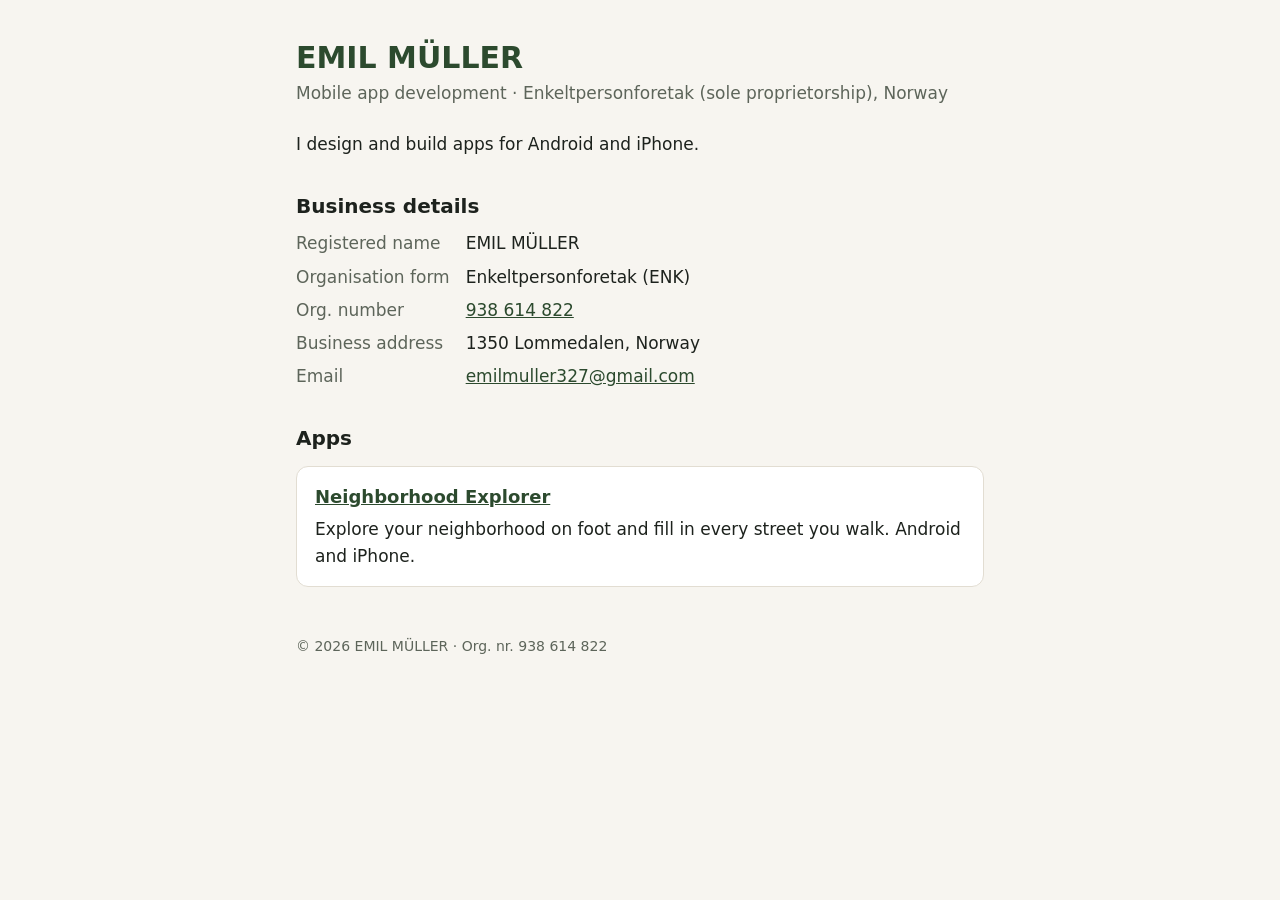
<file: index.html>
<!doctype html>
<html lang="en">
<head>
<meta charset="utf-8">
<meta name="viewport" content="width=device-width, initial-scale=1">
<meta name="color-scheme" content="light dark">
<meta name="google-site-verification" content="7hcls5KRUfLgB20YMXoPXL3sDtrrgqTpHvIOnBfNdNI" />
<title>EMIL MÜLLER · Apps</title>
<meta name="description" content="EMIL MÜLLER, a Norwegian sole proprietorship (enkeltpersonforetak) developing mobile apps.">
<link rel="stylesheet" href="/style.css">
</head>
<body>
<main>
<h1>EMIL MÜLLER</h1>
<p class="meta">Mobile app development · Enkeltpersonforetak (sole proprietorship), Norway</p>

<p>I design and build apps for Android and iPhone.</p>

<h2>Business details</h2>
<dl>
  <dt>Registered name</dt><dd>EMIL MÜLLER</dd>
  <dt>Organisation form</dt><dd>Enkeltpersonforetak (ENK)</dd>
  <dt>Org. number</dt><dd><a href="https://data.brreg.no/enhetsregisteret/oppslag/enheter/938614822">938 614 822</a></dd>
  <dt>Business address</dt><dd>1350 Lommedalen, Norway</dd>
  <dt>Email</dt><dd><a href="mailto:emilmuller327@gmail.com">emilmuller327@gmail.com</a></dd>
</dl>

<h2>Apps</h2>
<div class="card">
  <h3><a href="/neighborhood-explorer/">Neighborhood Explorer</a></h3>
  <p>Explore your neighborhood on foot and fill in every street you walk. Android and iPhone.</p>
</div>

<footer>© 2026 EMIL MÜLLER · Org. nr. 938 614 822</footer>
</main>
</body>
</html>
</file>
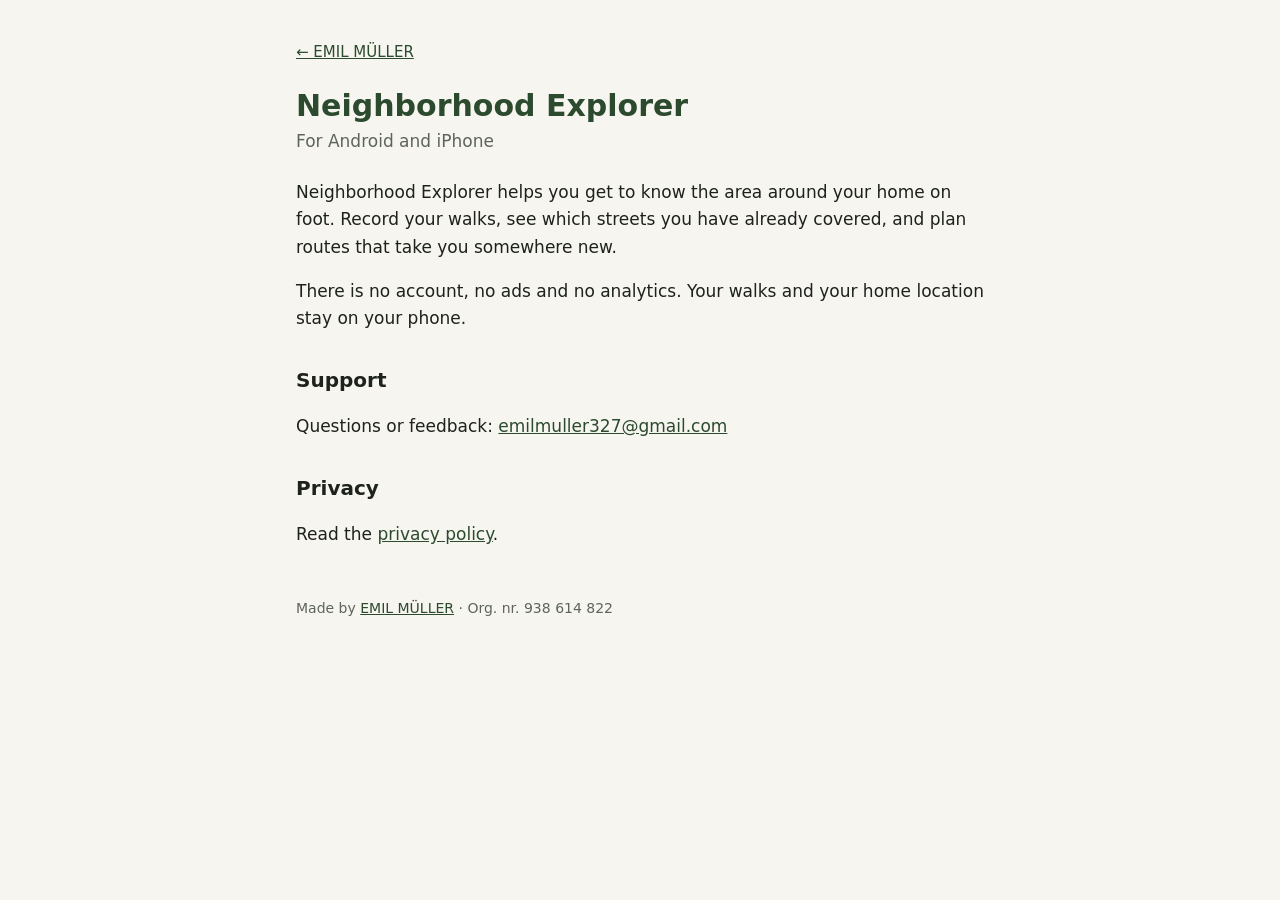
<file: neighborhood-explorer/index.html>
<!doctype html>
<html lang="en">
<head>
<meta charset="utf-8">
<meta name="viewport" content="width=device-width, initial-scale=1">
<meta name="color-scheme" content="light dark">
<title>Neighborhood Explorer</title>
<meta name="description" content="Neighborhood Explorer: an Android and iPhone app for exploring your neighborhood on foot.">
<link rel="stylesheet" href="/style.css">
</head>
<body>
<main>
<nav><a href="/">← EMIL MÜLLER</a></nav>
<h1>Neighborhood Explorer</h1>
<p class="meta">For Android and iPhone</p>

<p>Neighborhood Explorer helps you get to know the area around your home on foot. Record your walks, see which streets you have already covered, and plan routes that take you somewhere new.</p>
<p>There is no account, no ads and no analytics. Your walks and your home location stay on your phone.</p>

<h2>Support</h2>
<p>Questions or feedback: <a href="mailto:emilmuller327@gmail.com">emilmuller327@gmail.com</a></p>

<h2>Privacy</h2>
<p>Read the <a href="/neighborhood-explorer/privacy/">privacy policy</a>.</p>

<footer>Made by <a href="/">EMIL MÜLLER</a> · Org. nr. 938 614 822</footer>
</main>
</body>
</html>
</file>
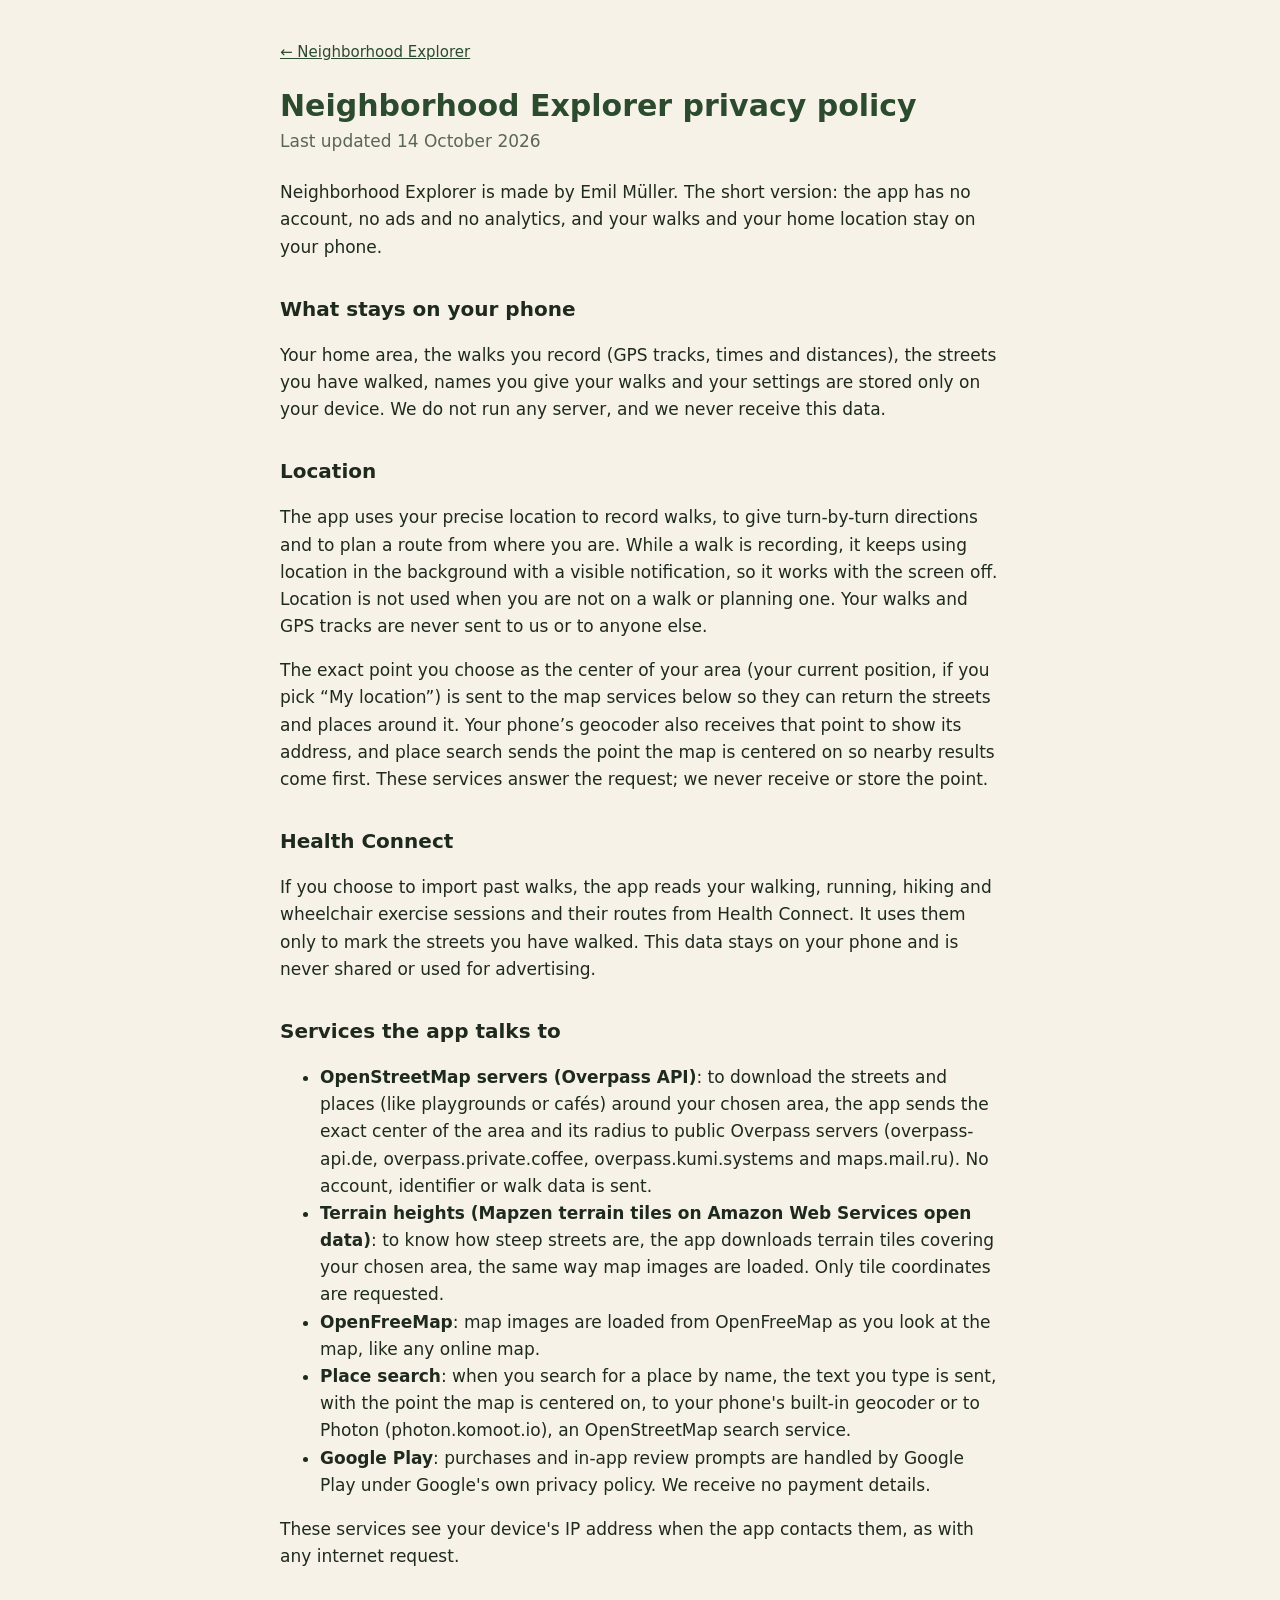
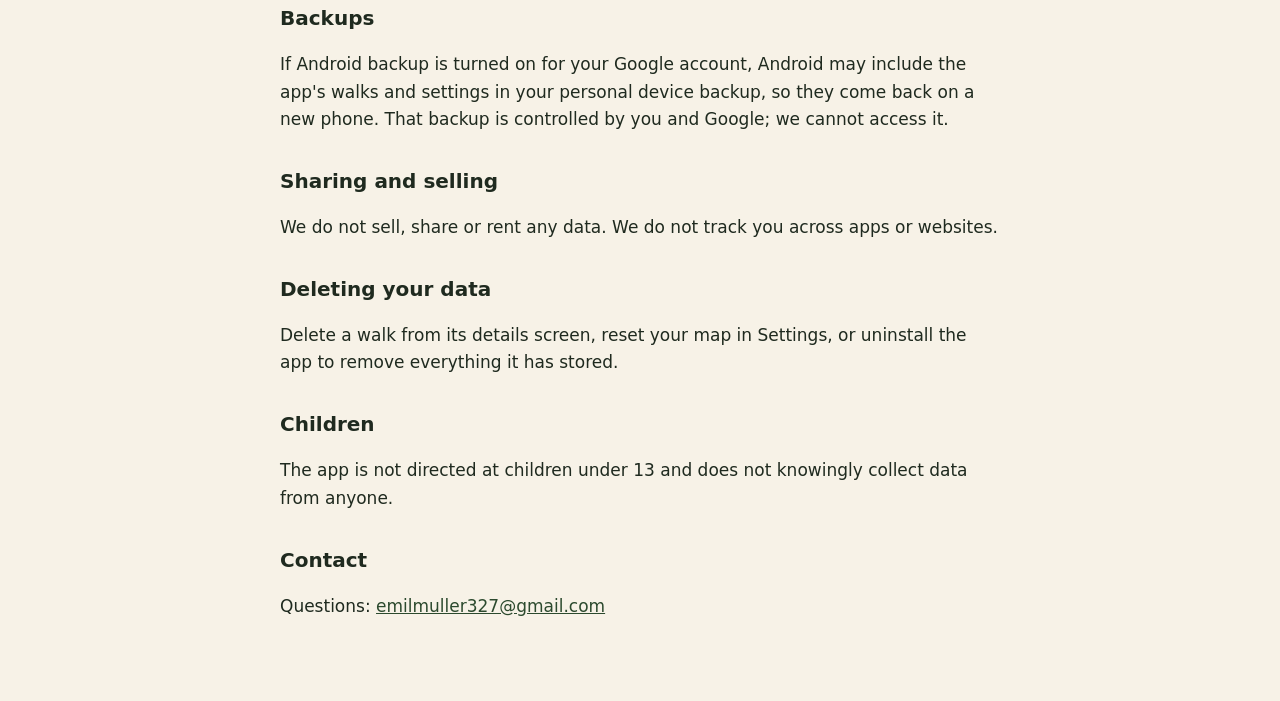
<file: neighborhood-explorer/privacy/index.html>
<!doctype html>
<html lang="en">
<head>
<meta charset="utf-8">
<meta name="viewport" content="width=device-width, initial-scale=1">
<title>Neighborhood Explorer · Privacy policy</title>
<style>
  :root { --bg: #f7f2e7; --fg: #1f2a1f; --muted: #5b6656; --accent: #2c4a2e; }
  @media (prefers-color-scheme: dark) { :root { --bg: #141b15; --fg: #eee8d8; --muted: #a9b1a2; --accent: #9cc28a; } }
  body { margin: 0; background: var(--bg); color: var(--fg); font: 17px/1.6 system-ui, -apple-system, "Segoe UI", Roboto, sans-serif; }
  main { max-width: 720px; margin: 0 auto; padding: 40px 16px 64px; }
  h1 { font-size: 30px; line-height: 1.2; margin: 0 0 4px; color: var(--accent); }
  h2 { font-size: 20px; margin: 32px 0 8px; }
  .meta { color: var(--muted); margin: 0 0 24px; }
  a { color: var(--accent); }
</style>
</head>
<body>
<main>
<nav style="margin-bottom:24px;font-size:15px"><a href="/neighborhood-explorer/">← Neighborhood Explorer</a></nav>
<section id="en">
<h1>Neighborhood Explorer privacy policy</h1>
<p class="meta">Last updated 14 October 2026</p>

<p>Neighborhood Explorer is made by Emil Müller. The short version: the app has no account, no ads and no analytics, and your walks and your home location stay on your phone.</p>

<h2>What stays on your phone</h2>
<p>Your home area, the walks you record (GPS tracks, times and distances), the streets you have walked, names you give your walks and your settings are stored only on your device. We do not run any server, and we never receive this data.</p>

<h2>Location</h2>
<p>The app uses your precise location to record walks, to give turn-by-turn directions and to plan a route from where you are. While a walk is recording, it keeps using location in the background with a visible notification, so it works with the screen off. Location is not used when you are not on a walk or planning one. Your walks and GPS tracks are never sent to us or to anyone else.</p>
<p>The exact point you choose as the center of your area (your current position, if you pick &ldquo;My location&rdquo;) is sent to the map services below so they can return the streets and places around it. Your phone&rsquo;s geocoder also receives that point to show its address, and place search sends the point the map is centered on so nearby results come first. These services answer the request; we never receive or store the point.</p>

<h2>Health Connect</h2>
<p>If you choose to import past walks, the app reads your walking, running, hiking and wheelchair exercise sessions and their routes from Health Connect. It uses them only to mark the streets you have walked. This data stays on your phone and is never shared or used for advertising.</p>

<h2>Services the app talks to</h2>
<ul>
  <li><strong>OpenStreetMap servers (Overpass API)</strong>: to download the streets and places (like playgrounds or cafés) around your chosen area, the app sends the exact center of the area and its radius to public Overpass servers (overpass-api.de, overpass.private.coffee, overpass.kumi.systems and maps.mail.ru). No account, identifier or walk data is sent.</li>
  <li><strong>Terrain heights (Mapzen terrain tiles on Amazon Web Services open data)</strong>: to know how steep streets are, the app downloads terrain tiles covering your chosen area, the same way map images are loaded. Only tile coordinates are requested.</li>
  <li><strong>OpenFreeMap</strong>: map images are loaded from OpenFreeMap as you look at the map, like any online map.</li>
  <li><strong>Place search</strong>: when you search for a place by name, the text you type is sent, with the point the map is centered on, to your phone's built-in geocoder or to Photon (photon.komoot.io), an OpenStreetMap search service.</li>
  <li><strong>Google Play</strong>: purchases and in-app review prompts are handled by Google Play under Google's own privacy policy. We receive no payment details.</li>
</ul>
<p>These services see your device's IP address when the app contacts them, as with any internet request.</p>

<h2>Backups</h2>
<p>If Android backup is turned on for your Google account, Android may include the app's walks and settings in your personal device backup, so they come back on a new phone. That backup is controlled by you and Google; we cannot access it.</p>

<h2>Sharing and selling</h2>
<p>We do not sell, share or rent any data. We do not track you across apps or websites.</p>

<h2>Deleting your data</h2>
<p>Delete a walk from its details screen, reset your map in Settings, or uninstall the app to remove everything it has stored.</p>

<h2>Children</h2>
<p>The app is not directed at children under 13 and does not knowingly collect data from anyone.</p>

<h2>Contact</h2>
<p>Questions: <a href="mailto:emilmuller327@gmail.com">emilmuller327@gmail.com</a></p>
</section>

</main>
</body>
</html>
</file>
<file: style.css>
:root { --bg: #f7f5f0; --fg: #1d221d; --muted: #5d655a; --accent: #2c4a2e; --card: #ffffff; --line: #e2ddd2; }
@media (prefers-color-scheme: dark) { :root { --bg: #131714; --fg: #ece8de; --muted: #a6ae9f; --accent: #9cc28a; --card: #1c221d; --line: #2c342d; } }
* { box-sizing: border-box; }
body { margin: 0; background: var(--bg); color: var(--fg); font: 17px/1.6 system-ui, -apple-system, "Segoe UI", Roboto, sans-serif; }
main { max-width: 720px; margin: 0 auto; padding: 40px 16px 64px; }
h1 { font-size: 30px; line-height: 1.2; margin: 0 0 4px; color: var(--accent); }
h2 { font-size: 20px; margin: 32px 0 8px; }
.meta { color: var(--muted); margin: 0 0 24px; }
a { color: var(--accent); }
dl { display: grid; grid-template-columns: max-content 1fr; gap: 6px 16px; margin: 0; }
dt { color: var(--muted); }
dd { margin: 0; overflow-wrap: anywhere; }
.card { background: var(--card); border: 1px solid var(--line); border-radius: 12px; padding: 16px 18px; margin: 12px 0; }
.card h3 { margin: 0 0 4px; font-size: 18px; }
.card p { margin: 0; }
nav { margin-bottom: 24px; font-size: 15px; }
footer { margin-top: 48px; color: var(--muted); font-size: 14px; }
@media (max-width: 420px) { dl { grid-template-columns: 1fr; gap: 0; } dd { margin-bottom: 8px; } }
</file>
